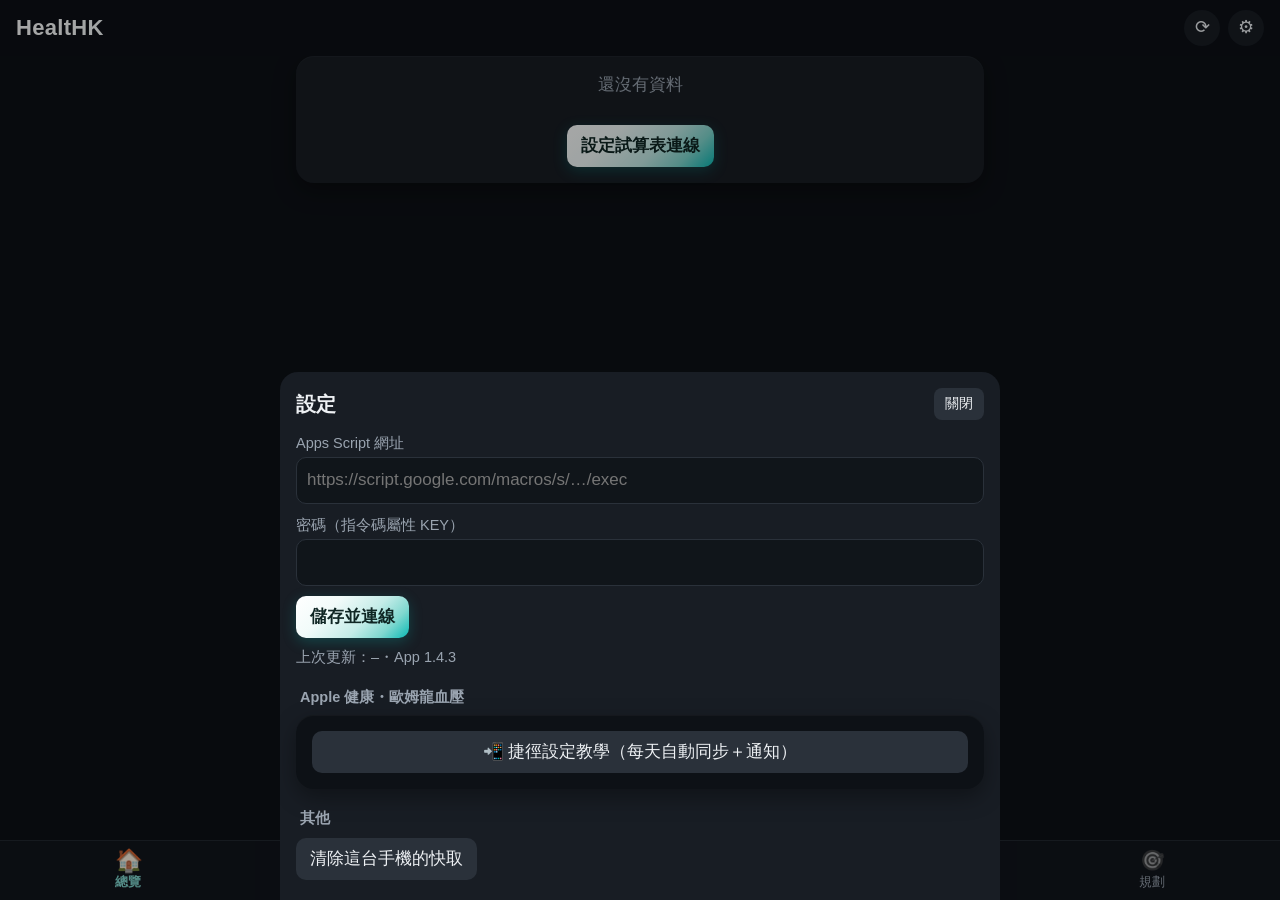
<file: index.html>
<!doctype html>
<html lang="zh-Hant">
<head>
<meta charset="utf-8">
<meta name="viewport" content="width=device-width, initial-scale=1, viewport-fit=cover">
<meta name="apple-mobile-web-app-capable" content="yes">
<meta name="apple-mobile-web-app-status-bar-style" content="black">
<meta name="apple-mobile-web-app-title" content="HealtHK">
<meta name="theme-color" content="#0d1116">
<title>HealtHK</title>
<link rel="manifest" href="manifest.webmanifest">
<link rel="apple-touch-icon" href="icon-180.png">
<link rel="icon" href="icon-192.png">
<link rel="stylesheet" href="style.css?v=10">
</head>
<body>
<header id="top">
  <h1 id="title">HealtHK</h1>
  <span id="status"></span>
  <button id="btnRefresh" class="icon" aria-label="重新整理">⟳</button>
  <button id="btnSettings" class="icon" aria-label="設定">⚙︎</button>
</header>
<main id="main"></main>
<nav id="tabs">
  <button data-page="home" class="on"><span>🏠</span>總覽</button>
  <button data-page="exam"><span>📋</span>健檢</button>
  <button data-page="daily"><span>⌚</span>日常</button>
  <button data-page="care"><span>🏥</span>就醫</button>
  <button data-page="plan"><span>🎯</span>規劃</button>
</nav>
<div id="sheet" class="hidden"><div class="sheet-card"><div id="sheetBody"></div></div></div>
<div id="toast" class="hidden"></div>
<script src="info.js?v=3"></script>
<script src="app.js?v=11"></script>
</body>
</html>
</file>
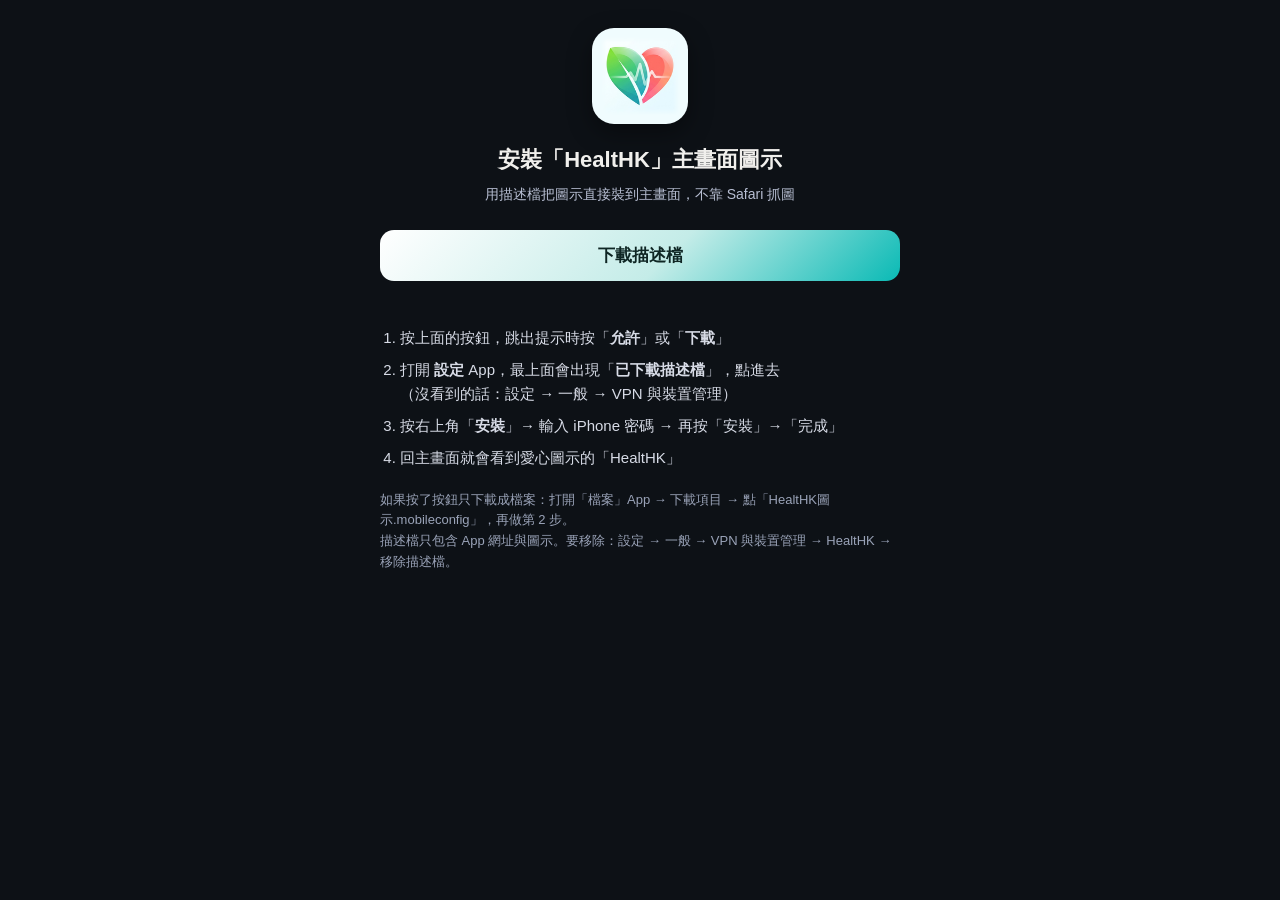
<file: install-icon.html>
<!doctype html>
<html lang="zh-Hant">
<head>
<meta charset="utf-8">
<meta name="viewport" content="width=device-width, initial-scale=1">
<title>安裝主畫面圖示</title>
<style>
body { font-family: -apple-system, "PingFang TC", sans-serif; margin: 0; padding: 28px 20px 40px; background: #0d1116; color: #f0efec; line-height: 1.6; }
.wrap { max-width: 520px; margin: 0 auto; }
img { display: block; width: 96px; height: 96px; border-radius: 22px; margin: 0 auto 18px; box-shadow: 0 8px 24px rgba(0,0,0,.4); }
h1 { font-size: 22px; text-align: center; margin: 0 0 6px; }
.sub { text-align: center; color: #b8bfd3; margin: 0 0 24px; font-size: 14px; }
button { display: block; width: 100%; padding: 14px; border: 0; border-radius: 14px; background: linear-gradient(135deg,#ffffff,#c4ece8 55%,#0abab5); color: #0f2624; font-size: 17px; font-weight: 600; }
ol { padding-left: 20px; color: #d7dbe6; font-size: 15px; }
li { margin: 8px 0; }
.note { font-size: 13px; color: #9aa3b8; margin-top: 20px; }
#msg { text-align: center; font-size: 14px; color: #f5c04a; min-height: 20px; margin: 10px 0 0; }
</style>
</head>
<body>
<div class="wrap">
  <img src="icon-180.png" alt="健康圖示">
  <h1>安裝「HealtHK」主畫面圖示</h1>
  <p class="sub">用描述檔把圖示直接裝到主畫面，不靠 Safari 抓圖</p>
  <button id="dl">下載描述檔</button>
  <p id="msg"></p>
  <ol>
    <li>按上面的按鈕，跳出提示時按「<b>允許</b>」或「<b>下載</b>」</li>
    <li>打開 <b>設定</b> App，最上面會出現「<b>已下載描述檔</b>」，點進去<br>（沒看到的話：設定 → 一般 → VPN 與裝置管理）</li>
    <li>按右上角「<b>安裝</b>」→ 輸入 iPhone 密碼 → 再按「安裝」→「完成」</li>
    <li>回主畫面就會看到愛心圖示的「HealtHK」</li>
  </ol>
  <p class="note">如果按了按鈕只下載成檔案：打開「檔案」App → 下載項目 → 點「HealtHK圖示.mobileconfig」，再做第 2 步。<br>
  描述檔只包含 App 網址與圖示。要移除：設定 → 一般 → VPN 與裝置管理 → HealtHK → 移除描述檔。</p>
</div>
<script>
// GitHub Pages 會把 .mobileconfig 當成文字顯示，所以改用指定正確類型的下載，iPhone 才會當成描述檔
document.getElementById('dl').addEventListener('click', async () => {
  const msg = document.getElementById('msg');
  msg.textContent = '準備中…';
  try {
    const text = await fetch('install-icon.mobileconfig', { cache: 'no-store' }).then(r => r.text());
    const blob = new Blob([text], { type: 'application/x-apple-aspen-config' });
    const a = document.createElement('a');
    a.href = URL.createObjectURL(blob);
    a.download = 'HealtHK圖示.mobileconfig';
    document.body.appendChild(a);
    a.click();
    a.remove();
    msg.textContent = '下載好之後，請打開「設定」App 繼續安裝';
  } catch (e) {
    msg.textContent = '下載失敗，請確認有網路後再試一次';
  }
});
</script>
</body>
</html>
</file>
<file: style.css>
:root {
  --bg: #f2f2f7; --card: #ffffff; --text: #1c1c1e; --sub: #6e6e73; --line: #e5e5ea;
  --accent: #0a7cff; --accent-soft: #e3f0ff; --warn: #ff9500; --warn-soft: #fff1dc;
  --bad: #ff3b30; --bad-soft: #ffe7e5; --good: #30b350; --good-soft: #e2f7e6; --blue: #007aff;
  --teal: #20b2c4; --purple: #5856d6; --chart-grid: #ececf1;
}
@media (prefers-color-scheme: dark) {
  :root {
    --bg: #000000; --card: #1c1c1e; --text: #f2f2f7; --sub: #98989f; --line: #2c2c2e;
    --accent: #3d9bff; --accent-soft: #10284a; --warn: #ff9f0a; --warn-soft: #3a2a10;
    --bad: #ff453a; --bad-soft: #3d1a17; --good: #32d74b; --good-soft: #143a1c; --blue: #0a84ff;
    --teal: #40c8e0; --purple: #5e5ce6; --chart-grid: #2c2c2e;
  }
}
* { box-sizing: border-box; -webkit-tap-highlight-color: transparent; }
html, body { margin: 0; background: var(--bg); color: var(--text);
  font: 17px/1.55 -apple-system, BlinkMacSystemFont, "PingFang TC", "Noto Sans TC", sans-serif; }
body { padding-bottom: calc(68px + env(safe-area-inset-bottom)); }
header#top { position: sticky; top: 0; z-index: 5; display: flex; align-items: center; gap: 8px;
  padding: calc(10px + env(safe-area-inset-top)) 16px 10px; background: var(--bg); }
header h1 { font-size: 22px; margin: 0; flex: 1; }
#status { font-size: 12px; color: var(--sub); }
button { font: inherit; color: inherit; }
button.icon { border: 0; background: var(--card); width: 36px; height: 36px; border-radius: 50%; font-size: 18px; }
main { padding: 0 16px 16px; max-width: 720px; margin: 0 auto; }
nav#tabs { position: fixed; bottom: 0; left: 0; right: 0; z-index: 6; display: flex; background: var(--card);
  border-top: 1px solid var(--line); padding-bottom: env(safe-area-inset-bottom); }
nav#tabs button { flex: 1; border: 0; background: none; padding: 6px 0 8px; font-size: 12.5px; color: var(--sub); display: flex; flex-direction: column; align-items: center; }
nav#tabs button span { font-size: 20px; line-height: 1.3; filter: grayscale(1); opacity: .6; }
nav#tabs button.on { color: var(--accent); font-weight: 600; }
nav#tabs button.on span { filter: none; opacity: 1; }

.card { background: var(--card); border-radius: 14px; padding: 14px; margin: 0 0 12px; }
.card h2 { font-size: 19px; margin: 0 0 8px; display: flex; align-items: center; gap: 8px; }
.card h2 .more { margin-left: auto; font-size: 13px; font-weight: 400; color: var(--accent); background: none; border: 0; }
.sec { font-size: 14.5px; color: var(--sub); margin: 18px 4px 6px; font-weight: 600; }
.sub { color: var(--sub); font-size: 14.5px; }
.muted { color: var(--sub); }
.row { display: flex; align-items: center; gap: 8px; }
.grow { flex: 1; min-width: 0; }
.tip { white-space: pre-line; font-size: 16.5px; line-height: 1.7; }
.tiles { display: grid; grid-template-columns: repeat(auto-fill, minmax(100px, 1fr)); gap: 8px; }
.tile { background: var(--bg); border-radius: 10px; padding: 8px 10px; }
.tile .k { font-size: 13.5px; color: var(--sub); }
.tile .v { font-size: 23px; font-weight: 600; }
.tile .v small { font-size: 13px; font-weight: 400; color: var(--sub); margin-left: 2px; }
.tile .d { font-size: 13px; }
.up-bad, .bad { color: var(--bad); } .good { color: var(--good); } .warn { color: var(--warn); }
.pill { display: inline-block; font-size: 13px; padding: 1px 8px; border-radius: 99px; background: var(--bg); color: var(--sub); white-space: nowrap; }
.pill.bad { background: var(--bad-soft); color: var(--bad); }
.pill.warn { background: var(--warn-soft); color: var(--warn); }
.pill.good { background: var(--good-soft); color: var(--good); }
.pill.acc { background: var(--accent-soft); color: var(--accent); }
.list { list-style: none; margin: 0; padding: 0; }
.list li { padding: 10px 0; border-top: 1px solid var(--line); }
.list li:first-child { border-top: 0; padding-top: 2px; }
.list .t { font-weight: 600; }
.btn { border: 0; border-radius: 10px; padding: 8px 14px; background: var(--accent); color: #fff; font-weight: 600; }
.btn.ghost { background: var(--bg); color: var(--text); font-weight: 500; }
.btn.small { padding: 5px 11px; font-size: 14px; border-radius: 8px; }
.btn.danger { background: var(--bad-soft); color: var(--bad); }
.btn:disabled { opacity: .5; }
.btns { display: flex; gap: 8px; flex-wrap: wrap; margin-top: 8px; }
.add { position: fixed; right: 18px; bottom: calc(80px + env(safe-area-inset-bottom)); z-index: 4; width: 52px; height: 52px; border-radius: 50%;
  border: 0; background: var(--accent); color: #fff; font-size: 28px; box-shadow: 0 4px 14px rgba(0,0,0,.2); }
.seg { display: flex; background: var(--card); border-radius: 10px; padding: 3px; margin: 0 0 12px; }
.seg button { flex: 1; border: 0; background: none; padding: 8px 0; border-radius: 8px; font-size: 15.5px; color: var(--sub); }
.seg button.on { background: var(--accent-soft); color: var(--accent); font-weight: 600; }
.chips { display: flex; gap: 6px; overflow-x: auto; padding-bottom: 4px; margin-bottom: 8px; scrollbar-width: none; }
.chips::-webkit-scrollbar { display: none; }
.chips button { border: 1px solid var(--line); background: var(--card); border-radius: 99px; padding: 5px 13px; font-size: 14.5px; white-space: nowrap; }
.chips button.on { background: var(--accent); border-color: var(--accent); color: #fff; }

.tbl-wrap { overflow-x: auto; margin: 0 -14px; padding: 0 14px; }
table.tbl { border-collapse: collapse; width: 100%; font-size: 15.5px; }
.tbl th, .tbl td { padding: 7px 6px; border-top: 1px solid var(--line); text-align: right; white-space: nowrap; }
.tbl th { font-size: 13px; color: var(--sub); font-weight: 600; border-top: 0; }
.tbl th:first-child, .tbl td:first-child { text-align: left; position: sticky; left: 0; background: var(--card); white-space: normal; min-width: 92px; }
.tbl td.flag { color: var(--bad); font-weight: 600; }
.tbl tr.click td { cursor: pointer; }
.tbl .ref { font-size: 12.5px; color: var(--sub); }

.chart { width: 100%; height: auto; display: block; }
.chart text { font-size: 11px; fill: var(--sub); }
.legend { font-size: 13px; color: var(--sub); display: flex; gap: 12px; margin-top: 4px; }
.legend i { display: inline-block; width: 10px; height: 3px; border-radius: 2px; vertical-align: middle; margin-right: 4px; }

.lv { width: 8px; align-self: stretch; border-radius: 4px; flex: none; }
.lv-盡快 { background: var(--bad); } .lv-追蹤 { background: var(--warn); } .lv-注意 { background: var(--blue); } .lv-正常 { background: var(--good); }
.timeline li { display: flex; gap: 10px; }
.date-box { flex: none; width: 54px; text-align: center; background: var(--bg); border-radius: 10px; padding: 4px 0; }
.date-box b { display: block; font-size: 18px; }
.date-box span { font-size: 12px; color: var(--sub); }
.prog { height: 8px; border-radius: 4px; background: var(--bg); overflow: hidden; margin-top: 4px; }
.prog i { display: block; height: 100%; background: var(--accent); border-radius: 4px; }

#sheet { position: fixed; inset: 0; z-index: 20; background: rgba(0,0,0,.35); display: flex; align-items: flex-end; justify-content: center; }
#sheet.hidden { display: none; }
.sheet-card { background: var(--card); width: 100%; max-width: 720px; max-height: 92vh; overflow-y: auto;
  border-radius: 18px 18px 0 0; padding: 16px 16px calc(20px + env(safe-area-inset-bottom)); }
.sheet-card h3 { margin: 0 0 12px; font-size: 20px; display: flex; align-items: center; }
.sheet-card h3 button { margin-left: auto; }
.f { margin-bottom: 10px; }
.f label { display: block; font-size: 14.5px; color: var(--sub); margin-bottom: 3px; }
.f input, .f select, .f textarea { width: 100%; font: inherit; font-size: 17px; padding: 9px 10px; border-radius: 10px; border: 1px solid var(--line);
  background: var(--bg); color: var(--text); }
.f textarea { min-height: 70px; }
.f2 { display: grid; grid-template-columns: 1fr 1fr; gap: 8px; }
.guide ol { padding-left: 20px; margin: 6px 0; } .guide li { margin: 6px 0; }
.guide code { background: var(--bg); padding: 1px 5px; border-radius: 5px; font-size: 13px; word-break: break-all; }
.kv { font-size: 14.5px; background: var(--bg); border-radius: 10px; padding: 8px 10px; margin: 6px 0; }
#toast { position: fixed; left: 50%; bottom: calc(90px + env(safe-area-inset-bottom)); transform: translateX(-50%); z-index: 30;
  background: #222; color: #fff; padding: 8px 16px; border-radius: 99px; font-size: 14px; max-width: 90vw; }
#toast.hidden { display: none; }
.empty { text-align: center; color: var(--sub); padding: 30px 10px; }
.hidden { display: none !important; }

.ib { border: 0; background: var(--accent-soft); color: var(--accent); width: 24px; height: 24px; border-radius: 50%; font-size: 14px; line-height: 24px; padding: 0; vertical-align: middle; }
.ibs { color: var(--accent); font-size: 0.9em; }
.tile[data-info] { cursor: pointer; }
.info { background: var(--bg); border-radius: 10px; padding: 8px 12px; margin-bottom: 8px; font-size: 16px; }
.info b { display: block; font-size: 14.5px; color: var(--accent); margin-bottom: 2px; }
.infobox { margin: 10px 0; }
.infobox summary { color: var(--accent); font-weight: 600; margin-bottom: 8px; cursor: pointer; }

/* ===== 1.2 視覺 ===== */
:root { --shadow: 0 1px 2px rgba(20,30,50,.05), 0 6px 18px rgba(20,30,50,.06); --hero1: #0a5cd6; --hero2: #0a8fdc; --hero3: #14b89a; }
@media (prefers-color-scheme: dark) { :root { --shadow: none; --hero1: #0b3f8f; --hero2: #0b6390; --hero3: #0e7d6a; } }
.card { border-radius: 18px; box-shadow: var(--shadow); padding: 16px; }
.ch { display: flex; align-items: center; gap: 10px; margin-bottom: 12px; }
.ch h2 { margin: 0; font-size: 19px; }
.ch .more, .ch .ml { margin-left: auto; }
.ci { width: 34px; height: 34px; border-radius: 11px; display: grid; place-items: center; font-size: 17px; flex: none;
  background: color-mix(in srgb, var(--c) 16%, transparent); }
.more { background: none; border: 0; color: var(--accent); font-size: 14.5px; padding: 0; }
.more.light { color: #fff; opacity: .9; margin-left: auto; }
.sec2 { font-size: 14px; font-weight: 700; color: var(--sub); margin: 16px 2px 8px; letter-spacing: .5px; }
.sec2.big { font-size: 16px; color: var(--text); margin-top: 18px; }

/* 今日卡 */
.hero { border-radius: 22px; padding: 18px; margin-bottom: 14px; color: #fff;
  background: linear-gradient(135deg, var(--hero1) 0%, var(--hero2) 55%, var(--hero3) 100%); box-shadow: 0 12px 28px rgba(10,100,220,.28); }
.hero-top { display: flex; align-items: center; gap: 12px; }
.hero-top > div:first-child { flex: 1; }
.hero-date { font-size: 14px; opacity: .85; }
.hero-hi { font-size: 21px; font-weight: 700; line-height: 1.35; margin-top: 2px; }
.ring { position: relative; width: 92px; height: 92px; flex: none; cursor: pointer; }
.ring svg { width: 100%; height: 100%; }
.ring-bg { fill: none; stroke: rgba(255,255,255,.22); stroke-width: 9; }
.ring-fg { fill: none; stroke: #fff; stroke-width: 9; stroke-linecap: round; }
.ring-t { position: absolute; inset: 0; display: flex; flex-direction: column; align-items: center; justify-content: center; }
.ring-t b { font-size: 17px; } .ring-t span { font-size: 11px; opacity: .85; }
.stats { display: grid; grid-template-columns: repeat(4, 1fr); gap: 8px; margin-top: 14px; }
.stat { background: rgba(255,255,255,.14); border-radius: 14px; padding: 9px 8px; cursor: pointer; min-width: 0; }
.stat .sk { font-size: 12.5px; opacity: .9; white-space: nowrap; }
.stat .sv { font-size: 20px; font-weight: 700; white-space: nowrap; }
.stat .sv small { font-size: 11px; font-weight: 400; margin-left: 2px; opacity: .85; }
.stat .sv.bad { color: #ffd2d2; } .stat .sv.good { color: #d4ffe0; }
.stat .ss { font-size: 11.5px; opacity: .8; white-space: nowrap; overflow: hidden; text-overflow: ellipsis; }
.hero-tips { margin-top: 14px; background: rgba(255,255,255,.12); border-radius: 14px; padding: 4px 12px; }
.htip { display: flex; gap: 10px; padding: 9px 0; border-top: 1px solid rgba(255,255,255,.15); font-size: 15.5px; line-height: 1.5; }
.htip:first-child { border-top: 0; } .htip span { flex: none; }
.hero-foot { display: flex; align-items: center; margin-top: 12px; font-size: 13px; opacity: .85; }
@media (max-width: 380px) { .stats { grid-template-columns: repeat(2, 1fr); } }

/* 就醫行程 */
.tl { display: flex; flex-direction: column; gap: 10px; }
.tl-item { display: flex; gap: 12px; align-items: center; padding: 10px; border-radius: 14px; background: var(--bg); cursor: pointer; }
.tl-date { width: 52px; flex: none; text-align: center; border-radius: 12px; padding: 6px 0; background: var(--card); }
.tl-date b { display: block; font-size: 22px; line-height: 1.1; color: var(--blue); } .tl-date span { font-size: 12px; color: var(--sub); }
.tl-date.soon b { color: var(--warn); }
.tl-item .t { font-weight: 700; }
.links { display: flex; flex-wrap: wrap; gap: 4px; margin-top: 5px; }
.when { font-size: 13px; color: var(--sub); white-space: nowrap; align-self: flex-start; }
.when.soon { color: var(--warn); font-weight: 700; }
.todo { display: flex; flex-direction: column; }
.todo-item { display: flex; align-items: center; gap: 8px; padding: 10px 2px; border-top: 1px solid var(--line); cursor: pointer; }
.todo-item:first-child { border-top: 0; }
.todo-item .t { font-weight: 600; }

/* 指標小卡、圖表卡 */
.kgrid, .cgrid { display: grid; grid-template-columns: repeat(auto-fill, minmax(150px, 1fr)); gap: 10px; }
.kcard, .ccard { background: var(--bg); border-radius: 14px; padding: 10px 12px 8px; cursor: pointer; border: 1.5px solid transparent; min-width: 0; }
.ccard { background: var(--card); box-shadow: var(--shadow); }
.kcard.is-bad, .ccard.is-bad { border-color: color-mix(in srgb, var(--bad) 35%, transparent); }
.kh { display: flex; align-items: center; justify-content: space-between; font-size: 14px; color: var(--sub); font-weight: 600; }
.dot { width: 9px; height: 9px; border-radius: 50%; background: var(--good); flex: none; }
.is-bad .dot { background: var(--bad); }
.kval { font-size: 24px; font-weight: 700; margin-top: 2px; }
.is-bad .kval { color: var(--bad); }
.kval small { font-size: 12.5px; font-weight: 400; color: var(--sub); margin-left: 3px; }
.kf { font-size: 12.5px; color: var(--sub); }
.kf b.up { color: var(--bad); font-weight: 600; } .kf b.down { color: var(--good); font-weight: 600; }
.spark { width: 100%; height: auto; display: block; margin: 2px 0; }
.sp-line { fill: none; stroke: var(--accent); stroke-width: 2; stroke-linejoin: round; }
.is-bad .sp-line { stroke: var(--bad); }
.sp-ref { stroke: var(--sub); stroke-dasharray: 3 3; opacity: .6; }
.sp-dot { fill: var(--accent); } .sp-bad { fill: var(--bad); }
.sp-x { font-size: 9px; fill: var(--sub); } .sp-v { font-size: 9.5px; fill: var(--text); font-weight: 600; }
.spark-empty { height: 30px; font-size: 12px; color: var(--sub); display: flex; align-items: center; }
.viewtog { display: inline-flex; background: var(--card); border-radius: 10px; padding: 3px; margin-bottom: 4px; box-shadow: var(--shadow); }
.viewtog button { border: 0; background: none; padding: 5px 12px; border-radius: 8px; font-size: 14px; color: var(--sub); }
.viewtog button.on { background: var(--accent-soft); color: var(--accent); font-weight: 600; }

/* 健檢重點 */
.lvbar { display: flex; gap: 8px; margin-bottom: 10px; }
.lvc { flex: 1; text-align: center; border-radius: 12px; padding: 6px 0; font-size: 13px; }
.lvc b { display: block; font-size: 20px; }
.lvc-盡快 { background: var(--bad-soft); color: var(--bad); } .lvc-追蹤 { background: var(--warn-soft); color: var(--warn); } .lvc-注意 { background: var(--bg); color: var(--blue); }
.flist { display: flex; flex-direction: column; gap: 8px; }
.fcard { border-radius: 12px; padding: 10px 12px; background: var(--bg); border-left: 5px solid var(--blue); }
.fcard .fh { display: flex; align-items: center; gap: 8px; margin-bottom: 2px; }
.lv-b-盡快 { border-left-color: var(--bad); background: var(--bad-soft); } .lv-b-追蹤 { border-left-color: var(--warn); }
.more-f { margin-top: 10px; } .more-f summary { color: var(--accent); cursor: pointer; font-weight: 600; margin-bottom: 8px; }

/* 日常 */
.dsum { display: grid; grid-template-columns: repeat(2, 1fr); gap: 10px; margin-bottom: 12px; }
.dcard { background: var(--card); border-radius: 16px; padding: 12px; box-shadow: var(--shadow); cursor: pointer; }
.dcard .sk { font-size: 13.5px; color: var(--sub); }
.dcard .sv { font-size: 26px; font-weight: 700; }
.dcard .sv small { font-size: 13px; font-weight: 400; color: var(--sub); margin-left: 3px; }
.dcard .sv.good { color: var(--good); } .dcard .sv.warn { color: var(--warn); } .dcard .sv.bad { color: var(--bad); }
.dcard .ss { font-size: 13px; }
.chg { color: var(--good); } .chb { color: var(--bad); } .ch0 { color: var(--sub); }
.mini-empty { display: flex; align-items: center; gap: 12px; }
.dlist { display: flex; flex-direction: column; }
.drow { display: flex; gap: 12px; align-items: center; padding: 9px 0; border-top: 1px solid var(--line); cursor: pointer; }
.drow:first-child { border-top: 0; }
.dd { width: 50px; flex: none; text-align: center; } .dd b { display: block; font-size: 19px; line-height: 1.1; } .dd span { font-size: 11.5px; color: var(--sub); }
.dvals { display: flex; flex-wrap: wrap; gap: 4px 12px; font-size: 14.5px; }
.dvals .bad { color: var(--bad); font-weight: 600; }
ol.steps { padding-left: 20px; } ol.steps li { margin: 6px 0; }
a.btn { text-decoration: none; display: inline-block; }
.syncbtn { border: 0; background: rgba(255,255,255,.22); color: #fff; border-radius: 99px; padding: 6px 12px; font-size: 13.5px; font-weight: 600; }
.ml8 { margin-left: 8px; }

/* ===== 1.3 有朝氣配色（參考 Apple 健康） ===== */
header h1 { font-weight: 800; letter-spacing: .3px; background: linear-gradient(90deg, #0a7cff, #14b8c4 55%, #30b350); -webkit-background-clip: text; background-clip: text; color: transparent; }
.ci { background: color-mix(in srgb, var(--c) 18%, transparent); color: var(--c); }
.dcard { border-top: 4px solid var(--dc, var(--accent)); }
.dsum .dcard:nth-child(6n+1) { --dc: #0a7cff; } .dsum .dcard:nth-child(6n+2) { --dc: #ff9500; }
.dsum .dcard:nth-child(6n+3) { --dc: #30b350; } .dsum .dcard:nth-child(6n+4) { --dc: #5856d6; }
.dsum .dcard:nth-child(6n+5) { --dc: #20b2c4; } .dsum .dcard:nth-child(6n+6) { --dc: #8e8e93; }
.kcard { background: var(--card); box-shadow: var(--shadow); }
.kgrid .kcard:nth-child(5n+1) { border-top: 3px solid #0a7cff; } .kgrid .kcard:nth-child(5n+2) { border-top: 3px solid #ff9500; }
.kgrid .kcard:nth-child(5n+3) { border-top: 3px solid #30b350; } .kgrid .kcard:nth-child(5n+4) { border-top: 3px solid #5856d6; }
.kgrid .kcard:nth-child(5n+5) { border-top: 3px solid #20b2c4; }
.kgrid .kcard.is-bad { border-top-color: var(--bad); }
.btn { background: linear-gradient(135deg, #0a7cff, #0a9bd6); box-shadow: 0 4px 12px rgba(10,124,255,.25); }
.btn.ghost { background: var(--bg); box-shadow: none; }
.tl-date { background: linear-gradient(160deg, #e9f3ff, #fff); }
@media (prefers-color-scheme: dark) { .tl-date { background: #2c2c2e; } }
nav#tabs { background: color-mix(in srgb, var(--card) 88%, transparent); -webkit-backdrop-filter: blur(18px); backdrop-filter: blur(18px); }
nav#tabs button.on span { transform: scale(1.12); }

/* ===== 1.4 深色底＋鵝黃→Tiffany 藍 ===== */
:root {
  color-scheme: dark;
  --bg: #0d1116; --card: #181d24; --text: #eef1f4; --sub: #9aa4b0; --line: #2a313a;
  --accent: #3fd0c9; --accent-soft: #123432; --warn: #ffb547; --warn-soft: #3a2c12;
  --bad: #ff5a4f; --bad-soft: #3b1a18; --good: #4cd98a; --good-soft: #13321f; --blue: #6cc4ff;
  --teal: #3fd0c9; --purple: #9d8cff; --chart-grid: #262c34;
  --shadow: 0 1px 0 rgba(255,255,255,.03) inset, 0 8px 22px rgba(0,0,0,.35);
  --grad: linear-gradient(135deg, #ffffff 0%, #f2fbfa 30%, #c4ece8 60%, #81d8d0 80%, #0abab5 100%);
  --on-grad: #0f2624;
}
html, body { background: var(--bg); }
header#top { background: color-mix(in srgb, var(--bg) 88%, transparent); -webkit-backdrop-filter: blur(16px); backdrop-filter: blur(16px); }
header h1 { background: linear-gradient(90deg, #ffffff 0%, #d9f3f0 40%, #81d8d0 75%, #0abab5 100%); -webkit-background-clip: text; background-clip: text; color: transparent; }
.hero { background: var(--grad); color: var(--on-grad); box-shadow: 0 12px 30px rgba(10,186,181,.22); }
.ring-bg { stroke: rgba(15,38,36,.14); } .ring-fg { stroke: #0f2624; }
.stat { background: rgba(255,255,255,.38); }
.stat .sv.bad { color: #c0261c; } .stat .sv.good { color: #0f7a46; }
.hero-tips { background: rgba(255,255,255,.34); }
.htip { border-top-color: rgba(15,38,36,.1); }
.hero-foot { opacity: 1; }
.more.light { color: var(--on-grad); opacity: 1; font-weight: 600; }
.syncbtn { background: rgba(15,38,36,.86); color: #ffffff; }
.btn, .add, .chips button.on { background: var(--grad); color: var(--on-grad); border-color: transparent; box-shadow: 0 4px 14px rgba(10,186,181,.25); }
.btn.ghost { background: var(--line); color: var(--text); box-shadow: none; }
.tl-date { background: var(--card); }
.kcard, .tl-item, .tile, .fcard { background: #1f252d; }
.lv-b-盡快 { background: var(--bad-soft); }
nav#tabs { background: color-mix(in srgb, #12171d 90%, transparent); border-top-color: #222830; }
nav#tabs button.on { color: #81d8d0; }
.f input, .f select, .f textarea { background: #10151a; color: var(--text); }
#toast { background: #2a313a; }
.dsum .dcard:nth-child(6n+1) { --dc: #0abab5; } .dsum .dcard:nth-child(6n+2) { --dc: #ffb547; }
.dsum .dcard:nth-child(6n+3) { --dc: #4cd98a; } .dsum .dcard:nth-child(6n+4) { --dc: #6cc4ff; }
.dsum .dcard:nth-child(6n+5) { --dc: #81d8d0; } .dsum .dcard:nth-child(6n+6) { --dc: #e8f8f6; }
.kgrid .kcard:nth-child(5n+1) { border-top-color: #0abab5; } .kgrid .kcard:nth-child(5n+2) { border-top-color: #ffb547; }
.kgrid .kcard:nth-child(5n+3) { border-top-color: #4cd98a; } .kgrid .kcard:nth-child(5n+4) { border-top-color: #6cc4ff; }
.kgrid .kcard:nth-child(5n+5) { border-top-color: #81d8d0; }
.kgrid .kcard.is-bad { border-top-color: var(--bad); }
.seg button.on { background: var(--accent-soft); color: #81d8d0; }
</file>
